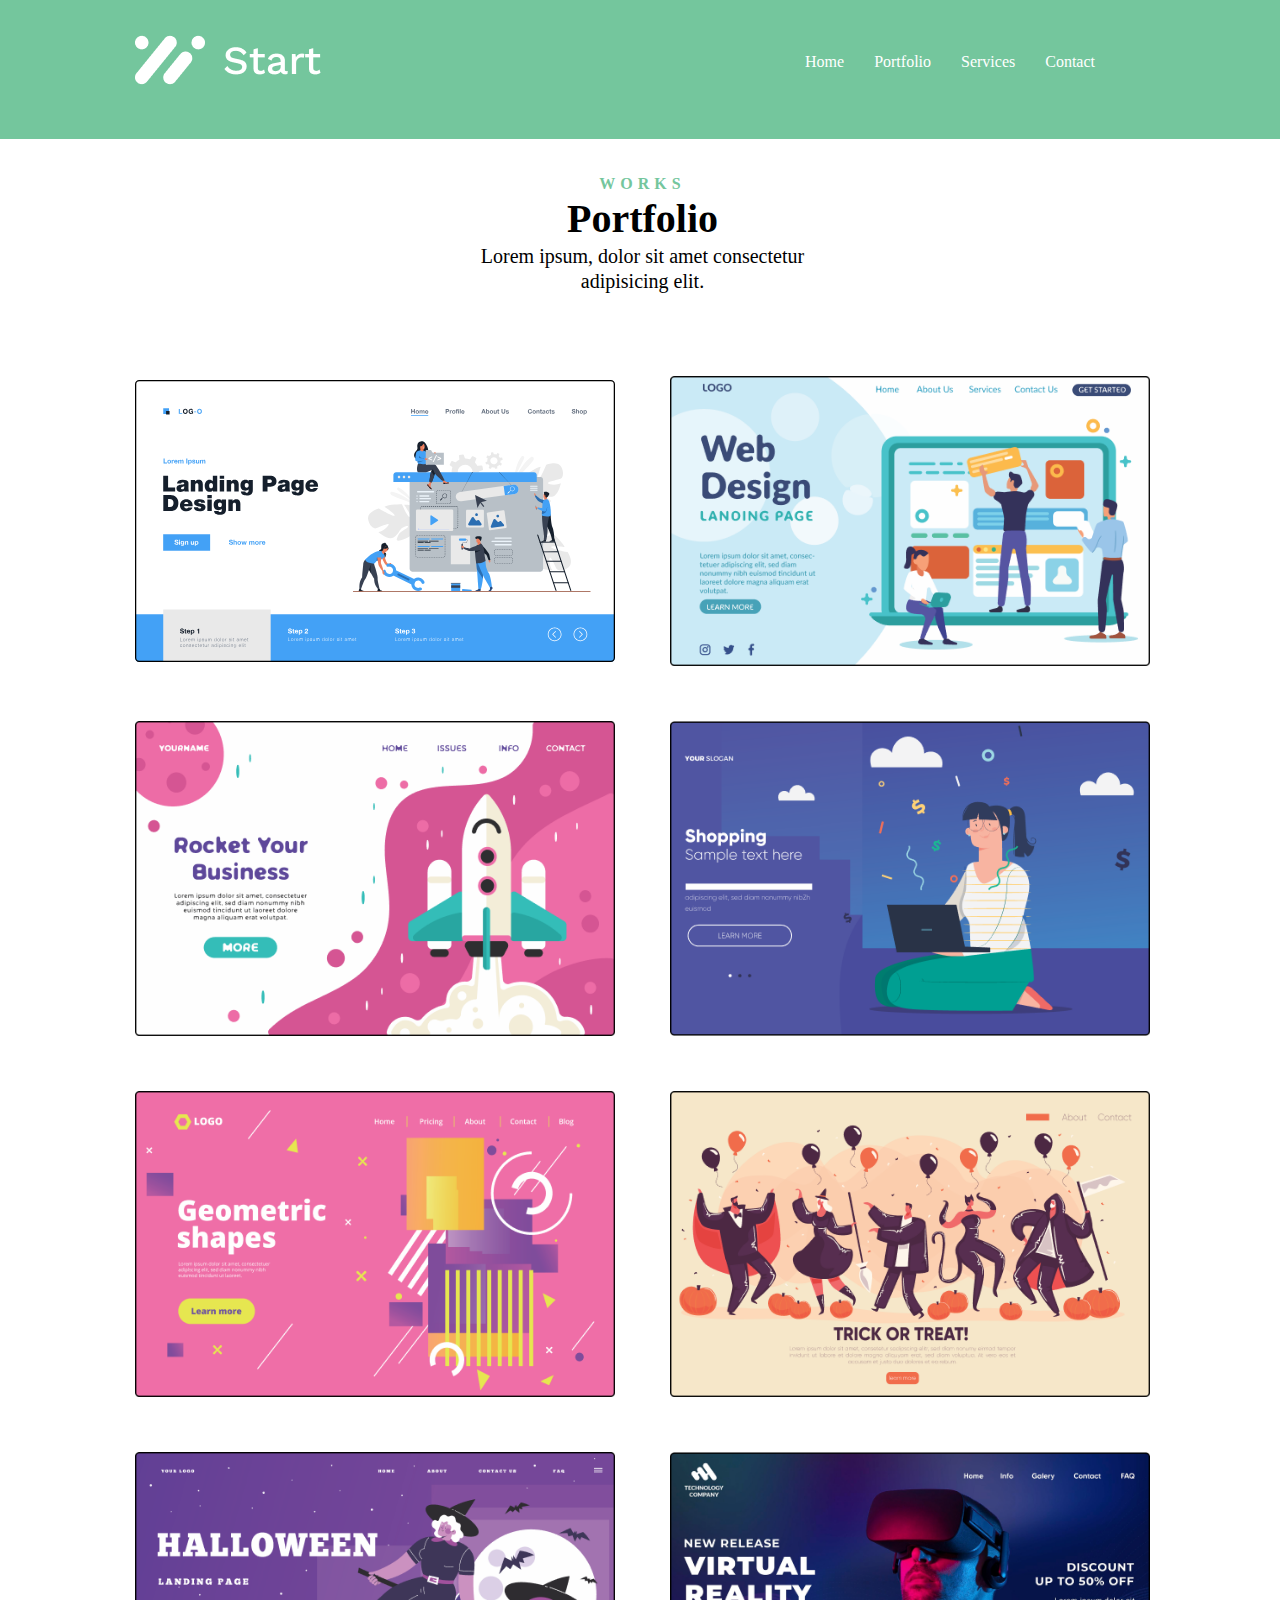
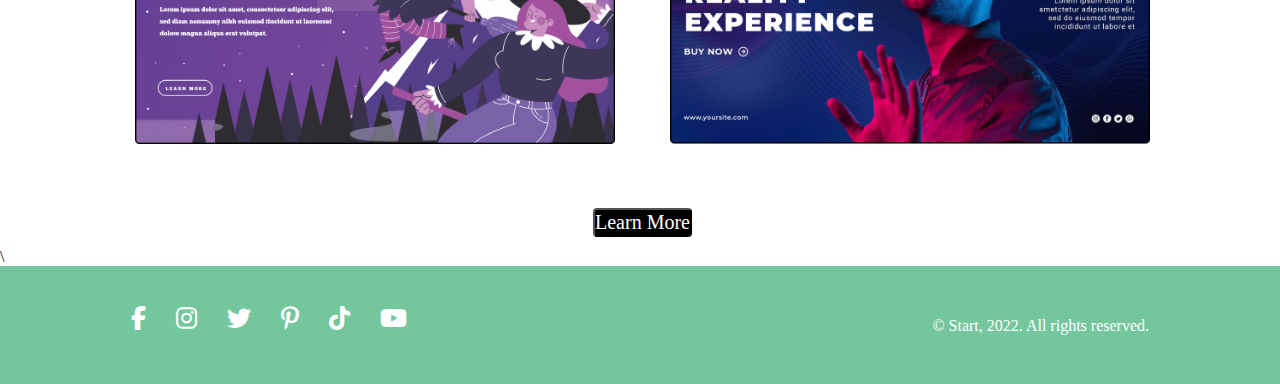
<file: Portfolio.html>
<!DOCTYPE html>
<html lang="en">

<head>
  <meta charset="UTF-8">
  <meta name="viewport" content="width=device-width, initial-scale=1.0">
  <link rel="stylesheet" href="Portfolio.css">
  <link rel="stylesheet" href="https://cdnjs.cloudflare.com/ajax/libs/font-awesome/6.5.1/css/all.min.css">
  
  <title>Document</title>
</head>

<body>
  <section>
    <div class="container">
      <nav>
        <div class="navigation">
          <div class="logo">
            <div>
              <img src="images/Frame 4.png" alt="icon">
            </div>
          </div>

          <div class="link">
            <a href="index.html">Home</a>
            <a href="Portfolio.html">Portfolio</a>
            <a href="Services.html">Services</a>
            <a href="Contact.html">Contact</a>
            <img src="images/Vector.png" alt="icon" id="list">
          </div>
        </div>
      </nav>
    </div>
  </section>

  <section>
    <div class="container1">
      <div class="main-portfolio">
        <div class="portfolio-text">
          <p id="Green">WORKS</p>
          <h4>Portfolio</h4>
          <p>Lorem ipsum, dolor sit amet consectetur</br>
            adipisicing elit.</p>

        </div>
        <div class="portfolio-image">
          <img src="images/dscdscd 1.svg" alt="">
          <img src="images/Frame 42.png" alt="">
          <img src="images/Frame 43.png" alt="">
          <img src="images/Frame 43 (1).png" alt="">
          <img src="images/Frame 43 (2).png" alt="">
          <img src="images/Frame 43 (3).png" alt="">
          <img src="images/dscdsc 1.png" alt="">
          <img src="images/5175975 1.png" alt="">
        </div>

        <div class="button">
          <button type="button">Learn More</button>
        </div>

      </div>

    </div>
  </section>

 \ <footer>
  <div class="container2">
      <div class="footer-icon">
          <i class="fa-brands fa-facebook-f fa-xl"></i>
          <i class="fa-brands fa-instagram fa-xl"></i>
          <i class="fa-brands fa-twitter fa-xl"></i>
          <i class="fa-brands fa-pinterest-p fa-xl"></i>
          <i class="fa-brands fa-tiktok fa-xl"></i>
          <i class="fa-brands fa-youtube fa-xl"></i>
      </div>
      <div class="right">
          © Start, 2022. All rights reserved.
      </div>
  </div>
</footer>

</body>

</html>
</file>
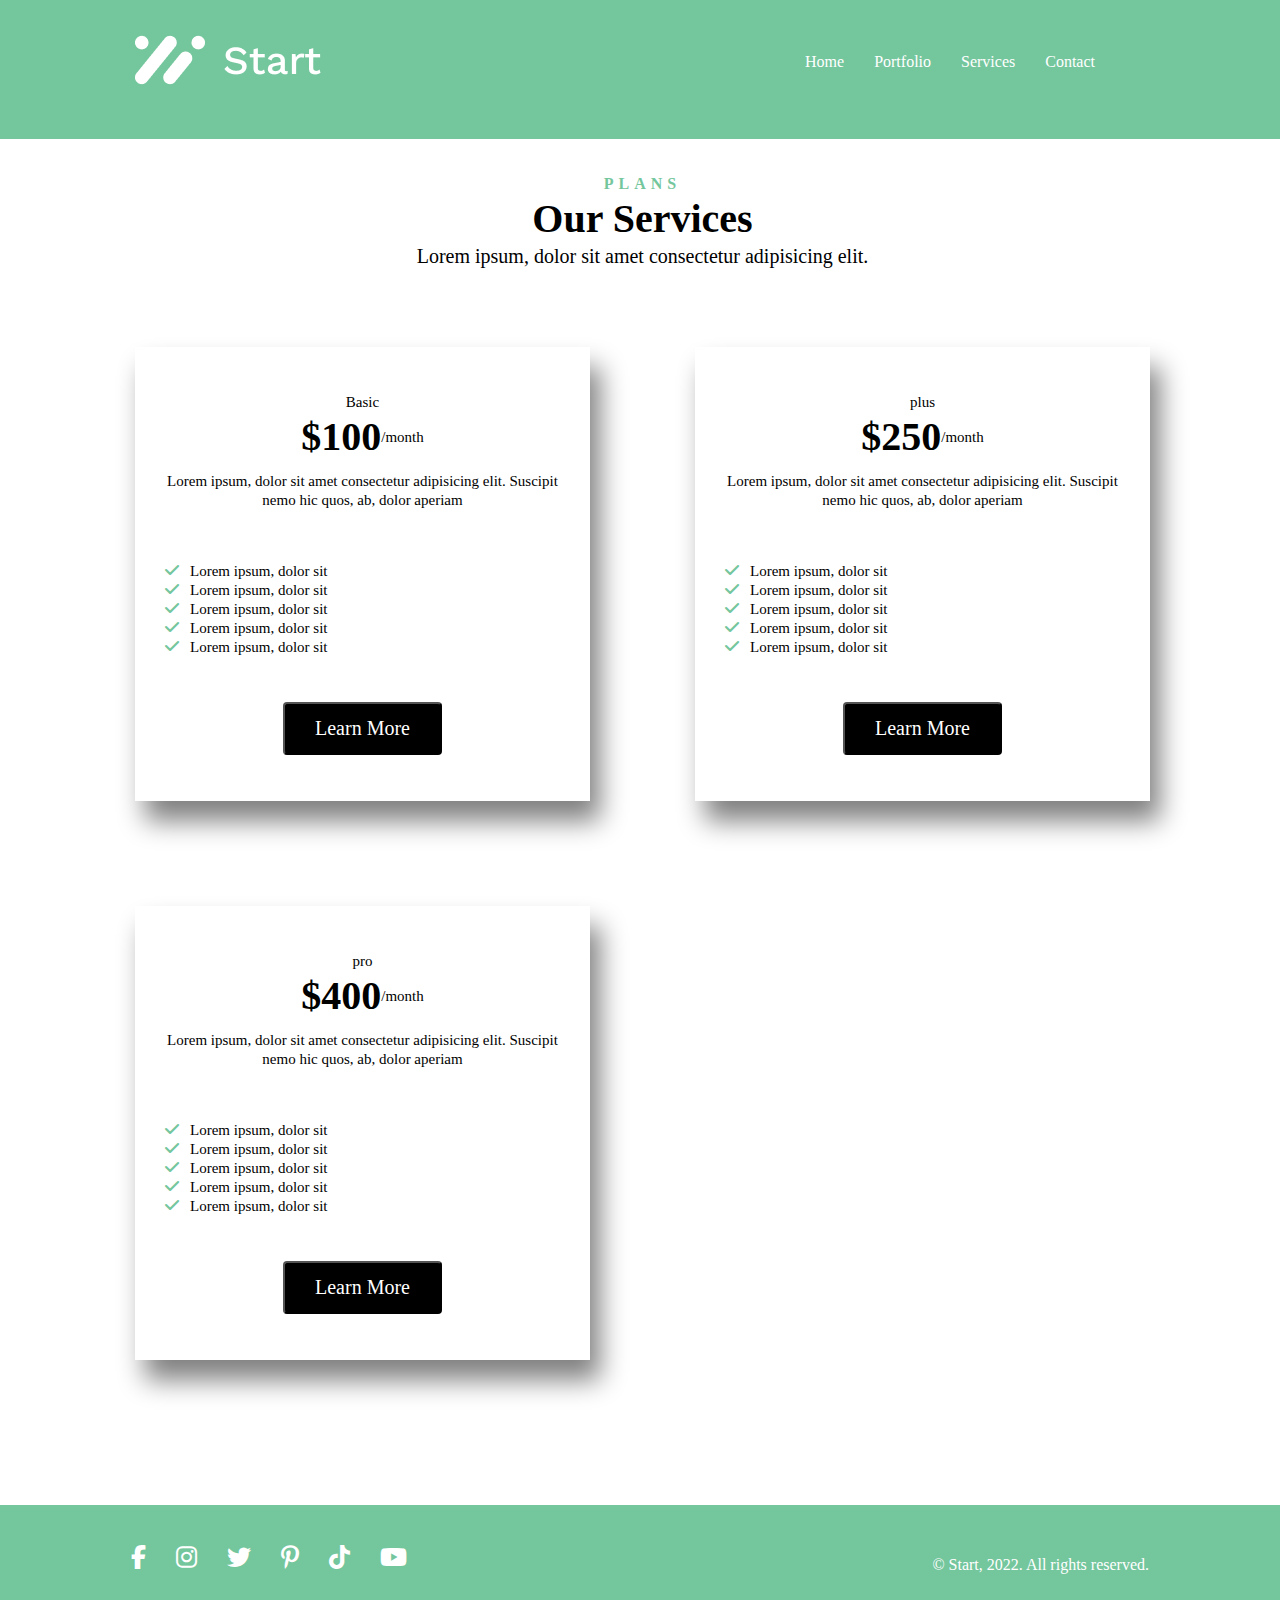
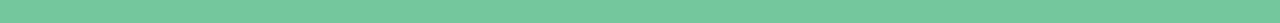
<file: Services.html>
<!DOCTYPE html>
<html lang="en">

<head>
  <meta charset="UTF-8">
  <meta name="viewport" content="width=device-width, initial-scale=1.0">
  <link rel="stylesheet" href="Services.css">
  <link rel="stylesheet" href="https://cdnjs.cloudflare.com/ajax/libs/font-awesome/6.5.1/css/all.min.css">
  <title>Document</title>
</head>

<body>
  <section>
    <div class="container">
      <nav>
        <div class="navigation">
          <div class="logo">
            <div>
              <img src="images/Frame 4.png" alt="icon">
            </div>
          </div>

          <div class="link">
            <a href="#">Home</a>
            <a href="Portfolio.html">Portfolio</a>
            <a href="Services.html">Services</a>
            <a href="Contact.html">Contact</a>
            <img src="images/Vector.png" alt="icon" id="list">
          </div>
        </div>
      </nav>
    </div>
  </section>


  <section>
    <div class="container1">

      <div class="Services-text">
        <p id="Green">PLANS</p>
        <h4>Our Services</h4>
        <p>Lorem ipsum, dolor sit amet consectetur
          adipisicing elit.</p>
      </div>

      <div class="basic-plus-pro-services">
        <!--basic-->
        <div class="basic-services">
            <div class="basic-services-content">

                <div class="basic">
                    <div class="dolor-rs">
                        <h5>Basic</h5>
                        <div class="month"><h2>$100</h2><p>/month</p></div>
                    </div>
                    <div class="basic-text">
                        <p>Lorem ipsum, dolor sit amet consectetur adipisicing elit. Suscipit nemo hic quos, ab, dolor aperiam</p>
                    </div>
                </div>

                <div class="lorem-right">
                    <div class="lorem-check">
                        <i class="fa-solid fa-check"></i>
                        <p>Lorem ipsum, dolor sit </p>
                    </div>
                    <div class="lorem-check">
                         <i class="fa-solid fa-check"></i>
                        <p>Lorem ipsum, dolor sit </p>
                    </div>
                    <div class="lorem-check">
                         <i class="fa-solid fa-check"></i>
                        <p>Lorem ipsum, dolor sit </p>
                    </div>
                    <div class="lorem-check">
                         <i class="fa-solid fa-check"></i>
                        <p>Lorem ipsum, dolor sit </p>
                    </div>
                    <div class="lorem-check">
                         <i class="fa-solid fa-check"></i>
                         <p>Lorem ipsum, dolor sit </p>
                    </div>
                </div>

            </div>

            <div class="service-button">
                <button type="button">Learn More</button>
            </div>
        </div>

        <!--plus-->
        <div class="basic-services">
            <div class="basic-services-content">

                <div class="basic">
                    <div class="dolor-rs">
                        <h5>plus</h5>
                        <div class="month"><h2>$250</h2><p>/month</p></div>
                    </div>
                    <div class="basic-text">
                        <p>Lorem ipsum, dolor sit amet consectetur adipisicing elit. Suscipit nemo hic quos, ab, dolor aperiam</p>
                    </div>
                </div>

                <div class="lorem-right">
                    <div class="lorem-check">
                         <i class="fa-solid fa-check"></i>
                        <p>Lorem ipsum, dolor sit </p>
                    </div>
                    <div class="lorem-check">
                         <i class="fa-solid fa-check"></i>
                        <p>Lorem ipsum, dolor sit </p>
                    </div>
                    <div class="lorem-check">
                         <i class="fa-solid fa-check"></i>
                        <p>Lorem ipsum, dolor sit </p>
                    </div>
                    <div class="lorem-check">
                         <i class="fa-solid fa-check"></i>
                        <p>Lorem ipsum, dolor sit </p>
                    </div>
                    <div class="lorem-check">
                         <i class="fa-solid fa-check"></i>
                        <p>Lorem ipsum, dolor sit </p>
                    </div>
                </div>
                
            </div>

            <div class="service-button">
                <button type="button">Learn More</button>
            </div>
        </div>

        <!--pro-->
        <div class="basic-services">
            <div class="basic-services-content">

                <div class="basic">
                    <div class="dolor-rs">
                        <h5>pro</h5>
                        <div class="month"><h2>$400</h2><p>/month</p></div>
                    </div>
                    <div class="basic-text">
                        <p>Lorem ipsum, dolor sit amet consectetur adipisicing elit. Suscipit nemo hic quos, ab, dolor aperiam</p>
                    </div>
                </div>

                <div class="lorem-right">
                    <div class="lorem-check">
                         <i class="fa-solid fa-check"></i>
                        <p>Lorem ipsum, dolor sit </p>
                    </div>
                    <div class="lorem-check">
                         <i class="fa-solid fa-check"></i>
                        <p>Lorem ipsum, dolor sit </p>
                    </div>
                    <div class="lorem-check">
                         <i class="fa-solid fa-check"></i>
                        <p>Lorem ipsum, dolor sit </p>
                    </div>
                    <div class="lorem-check">
                         <i class="fa-solid fa-check"></i>
                        <p>Lorem ipsum, dolor sit </p>
                    </div>
                    <div class="lorem-check">
                         <i class="fa-solid fa-check"></i>
                        <p>Lorem ipsum, dolor sit </p>
                    </div>
                </div>
                
            </div>

            <div class="service-button">
                <button type="button">Learn More</button>
            </div>
        </div>

    </div>
    </div>
  </section>


  <footer>
    <div class="container2">
        <div class="footer-icon">
            <i class="fa-brands fa-facebook-f fa-xl"></i>
            <i class="fa-brands fa-instagram fa-xl"></i>
            <i class="fa-brands fa-twitter fa-xl"></i>
            <i class="fa-brands fa-pinterest-p fa-xl"></i>
            <i class="fa-brands fa-tiktok fa-xl"></i>
            <i class="fa-brands fa-youtube fa-xl"></i>
        </div>
        <div class="right">
            © Start, 2022. All rights reserved.
        </div>
    </div>
</footer>

</body>

</html>
</file>
<file: Portfolio.css>
*{
  margin: 0;
  padding: 0;
}

.container {
  padding: 35px 130px 10px 135px;
  background-color: #74C69D;
}


.navigation {
  display: flex;
  justify-content: space-between;
  margin-bottom: 40px;
}

.logo {
  display: flex;
  align-items: center;
}

.link {
  display: flex;
  gap: 30px;
  align-items: center;
}

.link a {
  text-decoration: none;
  color: #FFFFFF;
}

#list {
  visibility: hidden;
}

.main-portfolio {
  background-color: white;
}

.container1 {
  padding: 35px 130px 10px 135px;
  background-color: white;
}

.portfolio-text p#Green {
  font-family: Work Sans;
  font-size: 16px;
  font-weight: 700;
  line-height: 20px;
  letter-spacing: 5px;
  text-align: center;
  color: #74C69D;
}

.portfolio-text h4 {

  font-family: Crimson Text;
  font-size: 40px;
  font-weight: 700;
  line-height: 50px;
  letter-spacing: 0px;
  text-align: center;
}

.portfolio-text p {
  font-family: Work Sans;
  font-size: 20px;
  font-weight: 400;
  line-height: 25px;
  letter-spacing: 0px;
  text-align: center;

}

.portfolio-image{
  display: grid;
  grid-template-columns: 1fr 1fr;
 
  justify-content: center;
  grid-gap:55px;
  /* align-items: center; */
  padding-top: 82px;
  
}
.portfolio-image img{
  height: 100%;
  width: 100%;
}

.button{
font-family: Work Sans;
font-size: 10px;
font-weight: 400;
line-height: 25px;
letter-spacing: 0px;
text-align: center;
color: white;
padding-top: 64px;
}
.button button{
  background-color: black;
  color: white;
  border-radius: 4px;
  font-family: Work Sans;
font-size: 20px;
font-weight: 400;
line-height: 25px;
letter-spacing: 0px;
text-align: center;
}


/*footer*/

.container2{
  background-color: #74C69D;
  padding-left: 131px;
  padding-right: 131px;
  padding-top: 51px;
  padding-bottom: 49px;
  display: flex;
  justify-content: space-between;
}
.footer-icon{
  display: flex;
  gap:30px;
  color: white;
}
.right{
  color: white;
}

@media only screen and (max-width: 1200px){
  .portfolio-image{
    grid-template-columns: 1fr;
    align-items: center;
    justify-content: center;
    margin: 0 auto;


  }

}

@media only screen and (max-width:800px){
  .container2{
    flex-direction: column;
    gap:50px;
  }
}
@media only screen and (max-width: 600px){
  .container{
    padding:0px;
    /* width: 100%; */
    margin: 0px;
  }
  .link a {
    display: none;
  }

  .link img#list {
    visibility: visible;
  }

.container1{
  padding: 0;
}
  .portfolio-image{
   grid-template-columns: 1fr;
  }
}

@media only screen and (max-width: 400px){
.container{
  padding: 0%;
}
.container1{
  padding: 0%;
}
.container2{
  padding: 0%;
}
.footer-icon{
  padding-top: 20px;
}
}
</file>
<file: Services.css>
*{
  margin: 0;
  padding: 0;
}
.container {
  padding: 35px 130px 10px 135px;
  background-color: #74C69D;
}

.navigation {
  display: flex;
  justify-content: space-between;
  margin-bottom: 40px;
}

.logo {
  display: flex;
  align-items: center;
}

.link {
  display: flex;
  gap: 30px;
  align-items: center;
}

.link a {
  text-decoration: none;
  color: #FFFFFF;
}

#list {
  visibility: hidden;
}

.container1{
  padding: 35px 130px 10px 135px;
}

.Services-text p#Green {

  font-family: Work Sans;
  font-size: 16px;
  font-weight: 700;
  line-height: 20px;
  letter-spacing: 5px;
  text-align: center;
  color: #74C69D;

}

.Services-text h4 {
  font-family: Crimson Text;
  font-size: 40px;
  font-weight: 700;
  line-height: 50px;
  letter-spacing: 0px;
  text-align: center;

}

.Services-text p {

  font-family: Work Sans;
  font-size: 20px;
  font-weight: 400;
  line-height: 25px;
  letter-spacing: 0px;
  text-align: center;

}

.basic-plus-pro-services{

  display: grid;
  grid-template-columns: 1fr 1fr 1fr;
  gap: 105px;

}
.month{
  display: flex;
  align-items: center;
}
.month h2{
  font-family: Work Sans;
  font-size: 40px;
  font-weight: 700;
  line-height: 50px;
  letter-spacing: 0px;
  text-align: left;
  
}
.month p{
  font-family: Work Sans;
  font-size: 15px;
  font-weight: 400;
  line-height: 19px;
  letter-spacing: 0px;
  text-align: left;
  
}
.basic-services{
  box-shadow: 10px 20px 25px gray;
  padding: 46px 30px;
  /* border: 10px solid black; */
}
.basic{
  margin-bottom: 52px;
}
.dolor-rs{
  margin-bottom: 10px;
  display: flex;
  flex-direction: column;
  align-items: center;
}
.dolor-rs h5{
font-family: Work Sans;
font-size: 15px;
font-weight: 400;
line-height: 19px;
letter-spacing: 0px;
text-align: left;

}
.basic-text p{
font-family: Work Sans;
font-size: 15px;
font-weight: 400;
line-height: 19px;
letter-spacing: 0px;
text-align: center;

}
.lorem-right{
  margin-bottom: 45px;
  padding-right: 76px;
}
.lorem-check{
  display: flex;
  gap: 11px;
}
.lorem-right .lorem-check p{
  font-family: Work Sans;
  font-size: 15px;
  font-weight: 400;
  line-height: 19px;
  letter-spacing: 0px;
  text-align: center;
}
.lorem-right .lorem-check i{
  color: #74C69D;
}

.basic-plus-pro-services{
  padding-top: 78px;
}

.service-button button{
  font-family: Work Sans;
  font-size: 20px;
  font-weight: 400;
  line-height: 25px;
  letter-spacing: 0px;
  text-align: center;
  padding: 12px 30px;
  background-color: black;
  color: #FFFFFF;
  border-radius: 4px;
}
.service-button{
  display: flex;
  align-items: center;
  justify-content: center;
}



/*footer*/

.container2{
  background-color: #74C69D;
  padding-left: 131px;
  padding-right: 131px;
  padding-top: 51px;
  padding-bottom: 49px;
  display: flex;
  justify-content: space-between;
  margin-top: 135px;
}
.footer-icon{
  display: flex;
  gap:30px;
  color: white;
}
.right{
  color: white;
}

@media only screen and (max-width: 1500px){
 .basic-plus-pro-services{
  grid-template-columns: auto auto;
 }
}
@media only screen and (max-width: 950px){
  .basic-plus-pro-services{
    grid-template-columns: auto;
  }
}
@media only screen and (max-width: 822px){
  .container{
    padding:10px;
  }

   .container2{
    flex-direction: column;
    gap:50px;
  }
}


@media only screen and (max-width: 600px){
.container{
  padding: 0%;
}
.link a {
  display: none;
}

.link img#list {
  visibility: visible;
}
.container1{
  padding: 18px;
}
  .basic-plus-pro-services{
    grid-template-columns: auto;
  }


  .container2{
    flex-direction: column;
    gap:50px;
  }
}
@media only screen and (max-width: 500px){
  .container{
    padding: 0%;
  }
  .container1{
    padding: 0%;
  }
  .container2{
    padding: 10px;
  }
  .footer-icon{
    padding-top: 20px;
  }
  }
</file>
